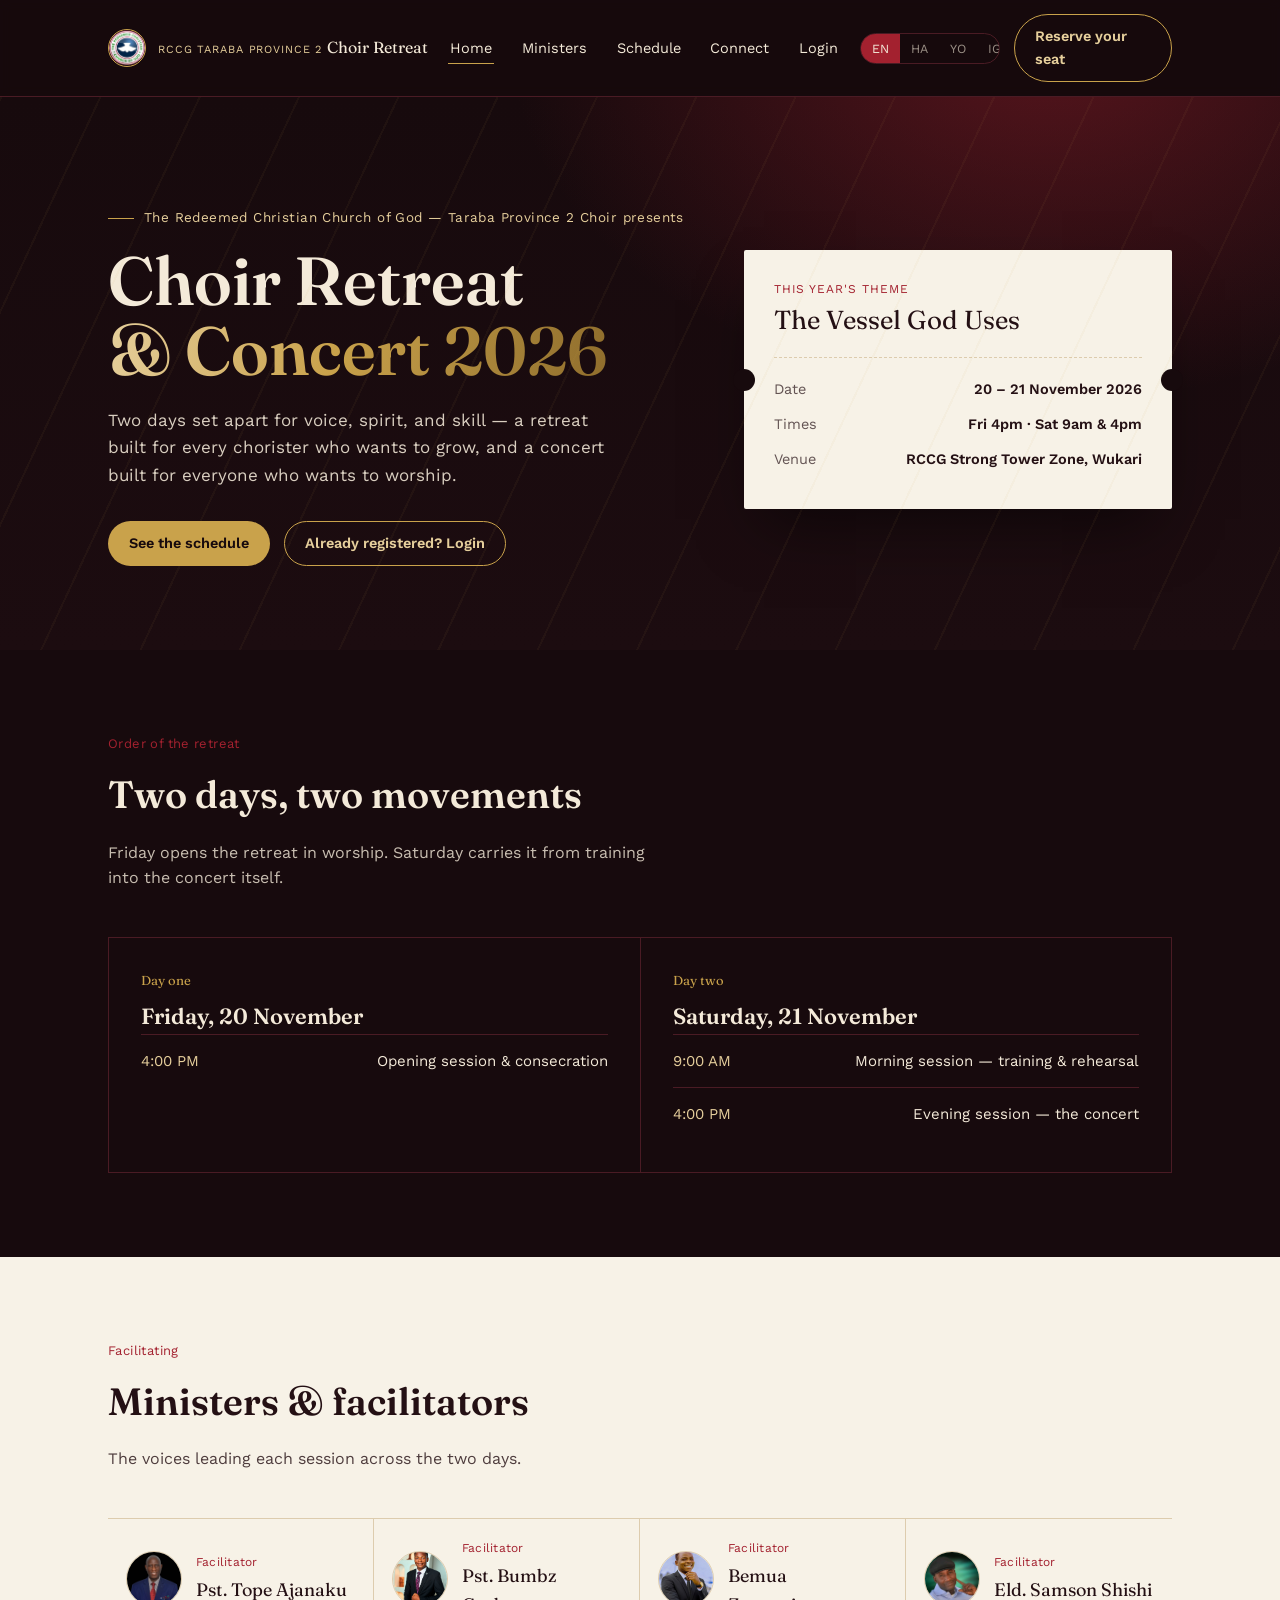
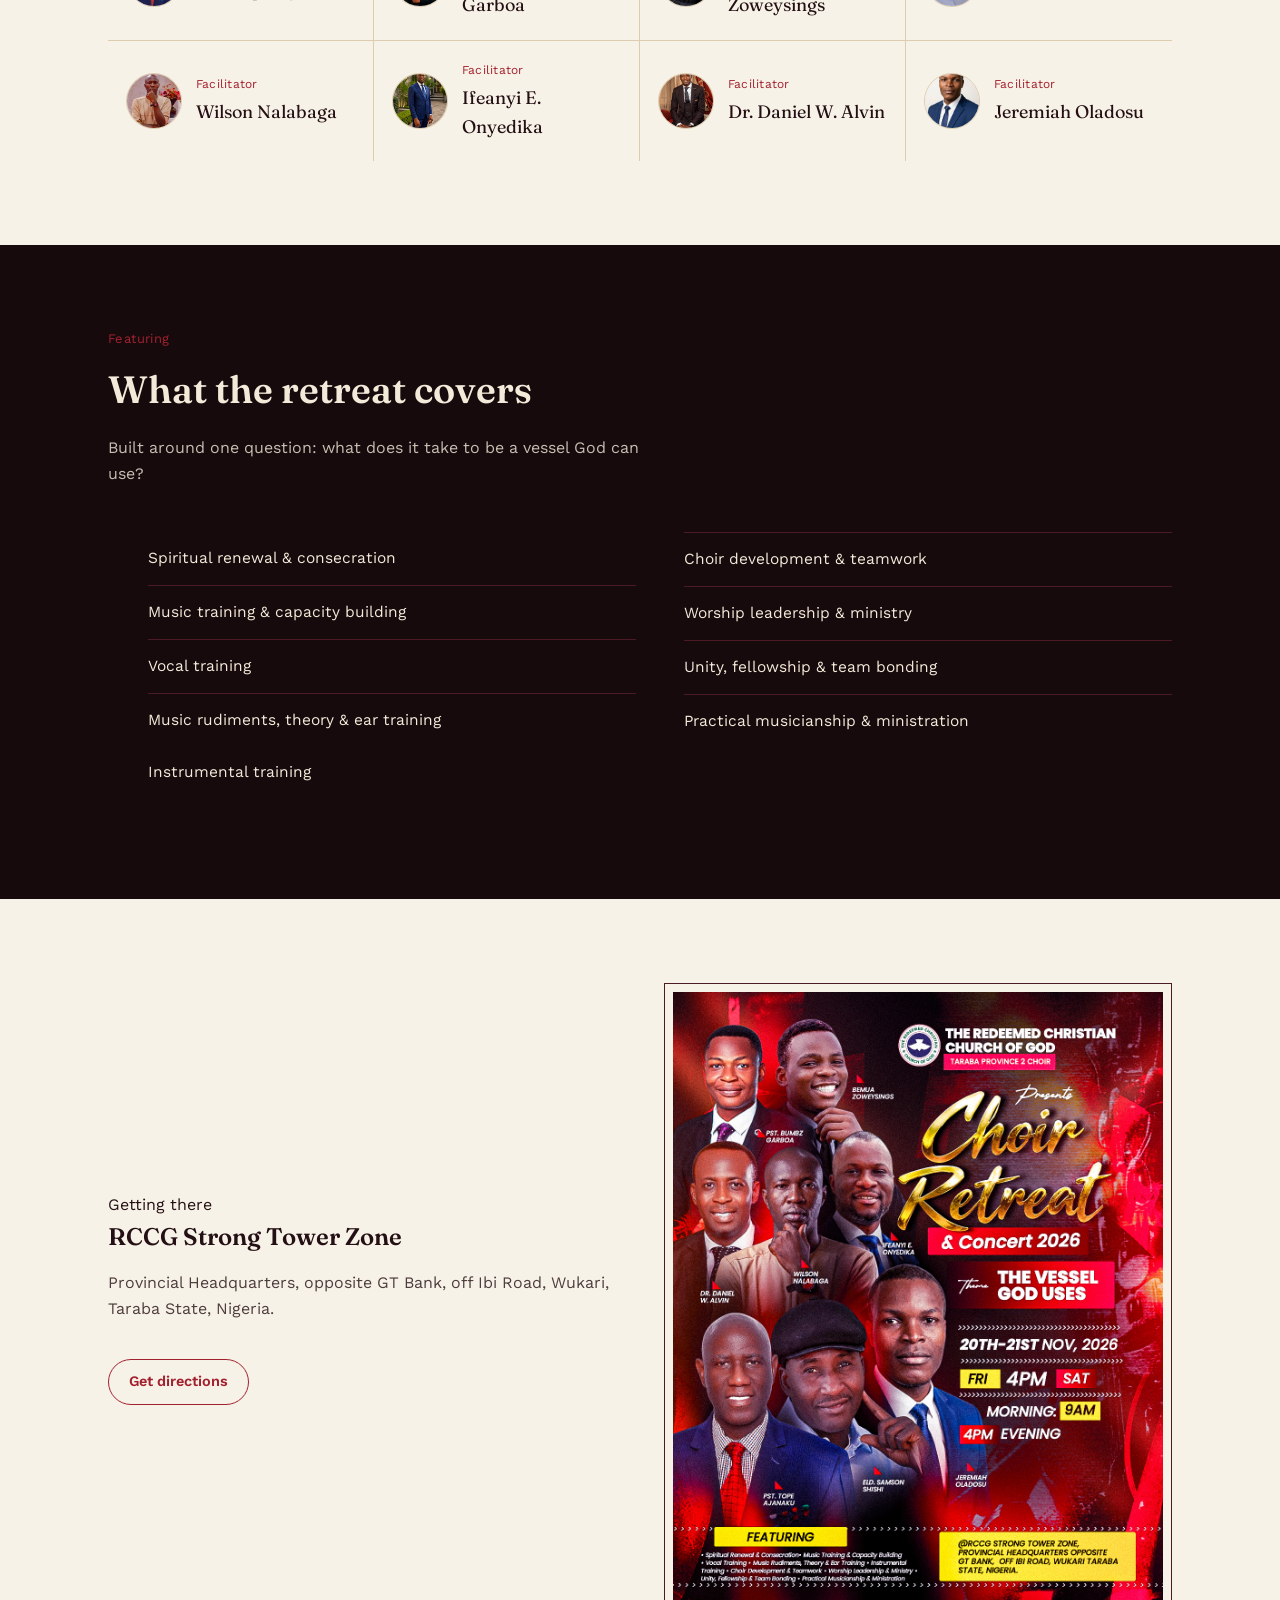
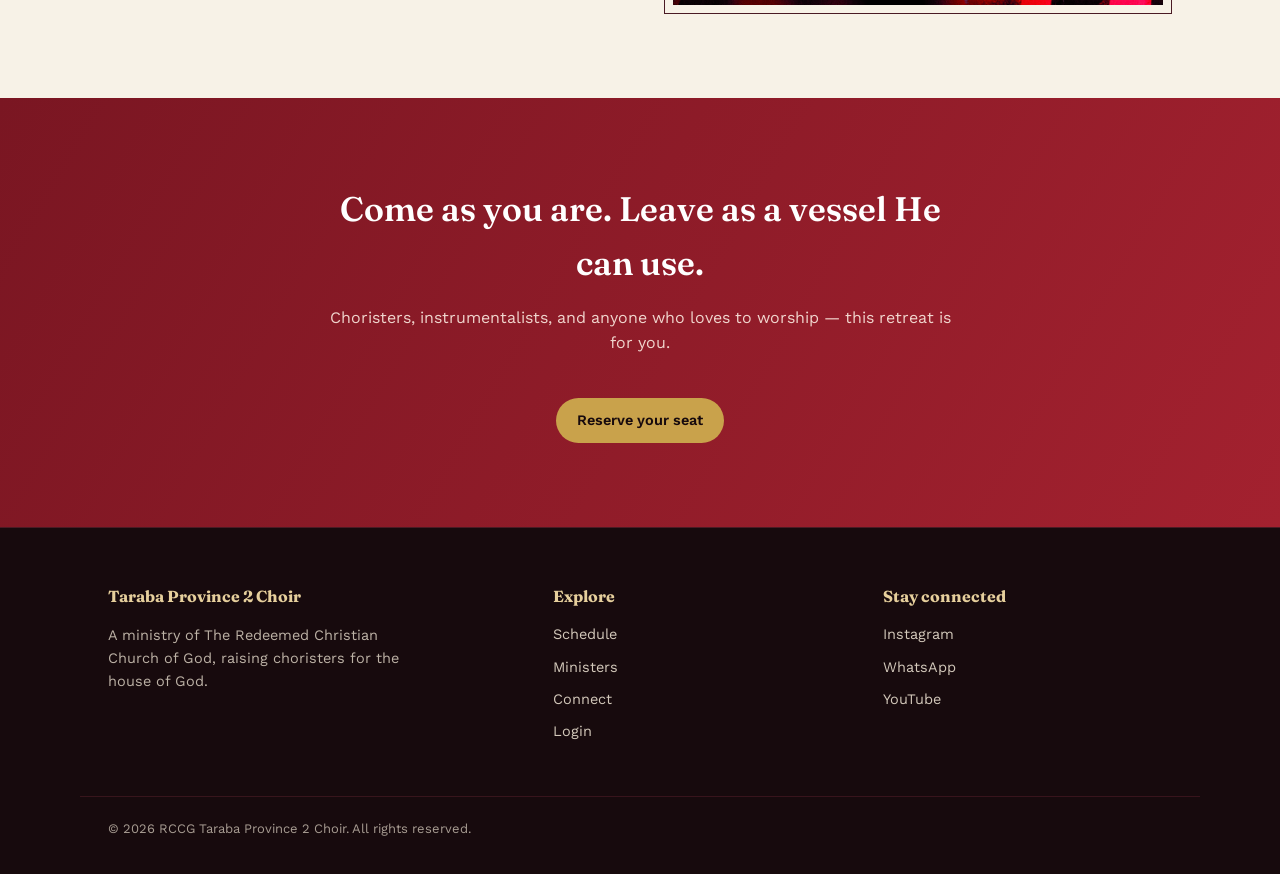
<file: index.html>
<!DOCTYPE html>
<html lang="en">
<head>
<meta charset="UTF-8">
<meta name="viewport" content="width=device-width, initial-scale=1.0">
<title>Choir Retreat &amp; Concert 2026 — Taraba Province 2 Choir</title>
<meta name="description" content="Choir Retreat & Concert 2026, themed 'The Vessel God Uses'. 20–21 November 2026 at RCCG Strong Tower Zone, Wukari, Taraba State.">
<link rel="preconnect" href="https://fonts.googleapis.com">
<link href="https://fonts.googleapis.com/css2?family=Fraunces:opsz,wght@9..144,500;9..144,600;9..144,700&family=Work+Sans:wght@400;500;600;700&display=swap" rel="stylesheet">
<link rel="stylesheet" href="styles.css">
</head>
<body>

<header class="site-header">
  <nav class="nav">
    <a href="index.html" class="brand">
      <img class="brand-crest" src="assets/RCCG LOGO.jpg" alt="RCCG logo">
      <span class="brand-text">
        <span class="line1">RCCG Taraba Province 2</span>
        <span class="line2">Choir Retreat</span>
      </span>
    </a>
    <ul class="nav-links">
      <li><a href="index.html" class="active" data-i18n="nav_home">Home</a></li>
      <li><a href="#ministers" data-i18n="nav_ministers">Ministers</a></li>
      <li><a href="#schedule" data-i18n="nav_schedule">Schedule</a></li>
      <li><a href="social.html" data-i18n="nav_social">Connect</a></li>
      <li><a href="login.html" data-i18n="nav_login">Login</a></li>
      <li class="mobile-only-nav-item" style="width:100%; justify-content:space-between; padding-top:8px; border-top:1px solid var(--wine-line); margin-top:6px;">
        <div class="lang-switch" role="group" aria-label="Language">
          <button data-lang="en" class="active">EN</button>
          <button data-lang="ha">HA</button>
          <button data-lang="yo">YO</button>
          <button data-lang="ig">IG</button>
        </div>
      </li>
      <li class="mobile-only-nav-item"><a href="register.html" class="btn btn-gold" data-i18n="nav_register">Reserve your seat</a></li>
    </ul>
    <div class="nav-right">
      <div class="lang-switch" role="group" aria-label="Language">
        <button data-lang="en" class="active">EN</button>
        <button data-lang="ha">HA</button>
        <button data-lang="yo">YO</button>
        <button data-lang="ig">IG</button>
      </div>
      <a href="register.html" class="btn btn-line" data-i18n="nav_register">Reserve your seat</a>
      <button class="nav-toggle" aria-label="Menu" aria-expanded="false">☰</button>
    </div>
  </nav>
</header>

<section class="hero">
  <div class="container hero-grid">
    <div>
      <p class="hero-eyebrow"><span class="rule"></span><span data-i18n="hero_eyebrow">The Redeemed Christian Church of God — Taraba Province 2 Choir presents</span></p>
      <h1>Choir Retreat<br><span class="gold">&amp; Concert 2026</span></h1>
      <p class="hero-lede" data-i18n="hero_lede">Two days set apart for voice, spirit, and skill — a retreat built for every chorister who wants to grow, and a concert built for everyone who wants to worship.</p>
      <div class="hero-actions">
        <a href="#schedule" class="btn btn-gold" data-i18n="hero_cta_schedule">See the schedule</a>
        <a href="login.html" class="btn btn-line" data-i18n="hero_cta_login">Already registered? Login</a>
      </div>
    </div>
    <div class="ticket">
      <div class="theme-label" data-i18n="ticket_theme_label">This year's theme</div>
      <div class="theme-text">The Vessel God Uses</div>
      <hr>
      <div class="row"><span class="k" data-i18n="ticket_date_label">Date</span><span class="v" data-i18n="ticket_date_value">20 – 21 November 2026</span></div>
      <div class="row"><span class="k" data-i18n="ticket_time_label">Times</span><span class="v" data-i18n="ticket_time_value">Fri 4pm · Sat 9am & 4pm</span></div>
      <div class="row"><span class="k" data-i18n="ticket_venue_label">Venue</span><span class="v" data-i18n="ticket_venue_value">RCCG Strong Tower Zone, Wukari</span></div>
    </div>
  </div>
</section>

<section id="schedule">
  <div class="container">
    <div class="section-head">
      <div class="kicker" data-i18n="programme_kicker">Order of the retreat</div>
      <h2 data-i18n="programme_title">Two days, two movements</h2>
      <p data-i18n="programme_lede">Friday opens the retreat in worship. Saturday carries it from training into the concert itself.</p>
    </div>
    <div class="programme">
      <div class="day">
        <div class="num" data-i18n="day1_label">Day one</div>
        <h3 data-i18n="day1_name">Friday, 20 November</h3>
        <div class="slot">
          <span class="time" data-i18n="day1_slot1_time">4:00 PM</span>
          <span data-i18n="day1_slot1_name">Opening session &amp; consecration</span>
        </div>
      </div>
      <div class="day">
        <div class="num" data-i18n="day2_label">Day two</div>
        <h3 data-i18n="day2_name">Saturday, 21 November</h3>
        <div class="slot">
          <span class="time" data-i18n="day2_slot1_time">9:00 AM</span>
          <span data-i18n="day2_slot1_name">Morning session — training &amp; rehearsal</span>
        </div>
        <div class="slot">
          <span class="time" data-i18n="day2_slot2_time">4:00 PM</span>
          <span data-i18n="day2_slot2_name">Evening session — the concert</span>
        </div>
      </div>
    </div>
  </div>
</section>

<section id="ministers" class="section-paper">
  <div class="container">
    <div class="section-head">
      <div class="kicker" data-i18n="ministers_kicker">Facilitating</div>
      <h2 data-i18n="ministers_title">Ministers &amp; facilitators</h2>
      <p data-i18n="ministers_lede">The voices leading each session across the two days.</p>
    </div>
    <div class="cast">
      <div class="cast-item">
        <img class="cast-photo" src="assets/ministers/tope-ajanaku.jpg" alt="Pst. Tope Ajanaku">
        <div><div class="role">Facilitator</div><div class="who">Pst. Tope Ajanaku</div></div>
      </div>
      <div class="cast-item">
        <img class="cast-photo" src="assets/ministers/bumbz-garboa.jpg" alt="Pst. Bumbz Garboa">
        <div><div class="role">Facilitator</div><div class="who">Pst. Bumbz Garboa</div></div>
      </div>
      <div class="cast-item">
        <img class="cast-photo" src="assets/ministers/bemua-zoweysings.jpg" alt="Bemua Zoweysings">
        <div><div class="role">Facilitator</div><div class="who">Bemua Zoweysings</div></div>
      </div>
      <div class="cast-item">
        <img class="cast-photo" src="assets/ministers/daniel-alvin.jpg" alt="Dr. Daniel W. Alvin">
        <div><div class="role">Facilitator</div><div class="who">Eld. Samson Shishi</div></div>
      </div>
      <div class="cast-item">
        <img class="cast-photo" src="assets/ministers/wilson-nalabaga.jpg" alt="Wilson Nalabaga">
        <div><div class="role">Facilitator</div><div class="who">Wilson Nalabaga</div></div>
      </div>
      <div class="cast-item">
        <img class="cast-photo" src="assets/ministers/ifeanyi-onyedika.jpg" alt="Ifeanyi E. Onyedika">
        <div><div class="role">Facilitator</div><div class="who">Ifeanyi E. Onyedika</div></div>
      </div>
      <div class="cast-item">
        <img class="cast-photo" src="assets/ministers/samson-shishi.jpg" alt="Eld. Samson Shishi">
        <div><div class="role">Facilitator</div><div class="who">Dr. Daniel W. Alvin</div></div>
      </div>
      <div class="cast-item">
        <img class="cast-photo" src="assets/ministers/jeremiah-oladosu.jpg" alt="Jeremiah Oladosu">
        <div><div class="role">Facilitator</div><div class="who">Jeremiah Oladosu</div></div>
      </div>
    </div>
  </div>
</section>

<section>
  <div class="container">
    <div class="section-head">
      <div class="kicker" data-i18n="focus_kicker">Featuring</div>
      <h2 data-i18n="focus_title">What the retreat covers</h2>
      <p data-i18n="focus_lede">Built around one question: what does it take to be a vessel God can use?</p>
    </div>
    <ul class="focus-list">
      <li data-i18n="focus_1">Spiritual renewal &amp; consecration</li>
      <li data-i18n="focus_2">Music training &amp; capacity building</li>
      <li data-i18n="focus_3">Vocal training</li>
      <li data-i18n="focus_4">Music rudiments, theory &amp; ear training</li>
      <li data-i18n="focus_5">Instrumental training</li>
      <li data-i18n="focus_6">Choir development &amp; teamwork</li>
      <li data-i18n="focus_7">Worship leadership &amp; ministry</li>
      <li data-i18n="focus_8">Unity, fellowship &amp; team bonding</li>
      <li data-i18n="focus_9">Practical musicianship &amp; ministration</li>
    </ul>
  </div>
</section>

<section class="section-paper">
  <div class="container venue-wrap">
    <div>
      <div class="kicker" data-i18n="venue_kicker">Getting there</div>
      <h2 data-i18n="venue_title">RCCG Strong Tower Zone</h2>
      <p data-i18n="venue_lede" style="margin-top:14px; opacity:.8;">Provincial Headquarters, opposite GT Bank, off Ibi Road, Wukari, Taraba State, Nigeria.</p>
      <a href="https://www.google.com/maps/search/?api=1&query=RCCG+Strong+Tower+Zone+Wukari+Taraba" target="_blank" rel="noopener" class="btn btn-line" style="border-color:var(--crimson); color:var(--crimson); margin-top:22px;" data-i18n="venue_cta">Get directions</a>
    </div>
    <div class="venue-figure">
      <img src="assets/Event Flyer.jpg" alt="Choir Retreat & Concert 2026 official programme flyer">
    </div>
  </div>
</section>

<section style="background: linear-gradient(120deg, var(--crimson-2), var(--crimson)); text-align:center;">
  <div class="container" style="max-width:680px;">
    <h2 style="font-size: clamp(26px,3.4vw,34px); color:#fff;" data-i18n="cta_band_title">Come as you are. Leave as a vessel He can use.</h2>
    <p style="margin-top:14px; color:#fbe9df; opacity:.9;" data-i18n="cta_band_lede">Choristers, instrumentalists, and anyone who loves to worship — this retreat is for you.</p>
    <a href="register.html" class="btn btn-gold" style="margin-top:26px;" data-i18n="cta_band_button">Reserve your seat</a>
  </div>
</section>

<footer>
  <div class="container footer-grid">
    <div>
      <h4 data-i18n="footer_about_title">Taraba Province 2 Choir</h4>
      <p style="opacity:.75; font-size:14.5px; max-width:34ch;" data-i18n="footer_about_text">A ministry of The Redeemed Christian Church of God, raising choristers for the house of God.</p>
    </div>
    <div>
      <h4 data-i18n="footer_links_title">Explore</h4>
      <ul>
        <li><a href="#schedule" data-i18n="nav_schedule">Schedule</a></li>
        <li><a href="#ministers" data-i18n="nav_ministers">Ministers</a></li>
        <li><a href="social.html" data-i18n="nav_social">Connect</a></li>
        <li><a href="login.html" data-i18n="nav_login">Login</a></li>
      </ul>
    </div>
    <div>
      <h4 data-i18n="footer_connect_title">Stay connected</h4>
      <ul>
        <li><a href="social.html">Instagram</a></li>
        <li><a href="social.html">WhatsApp</a></li>
        <li><a href="social.html">YouTube</a></li>
      </ul>
    </div>
  </div>
  <div class="container footer-base">
    © 2026 RCCG Taraba Province 2 Choir. <span data-i18n="footer_rights">All rights reserved.</span>
  </div>
</footer>

<script src="main.js"></script>
</body>
</html>
</file>
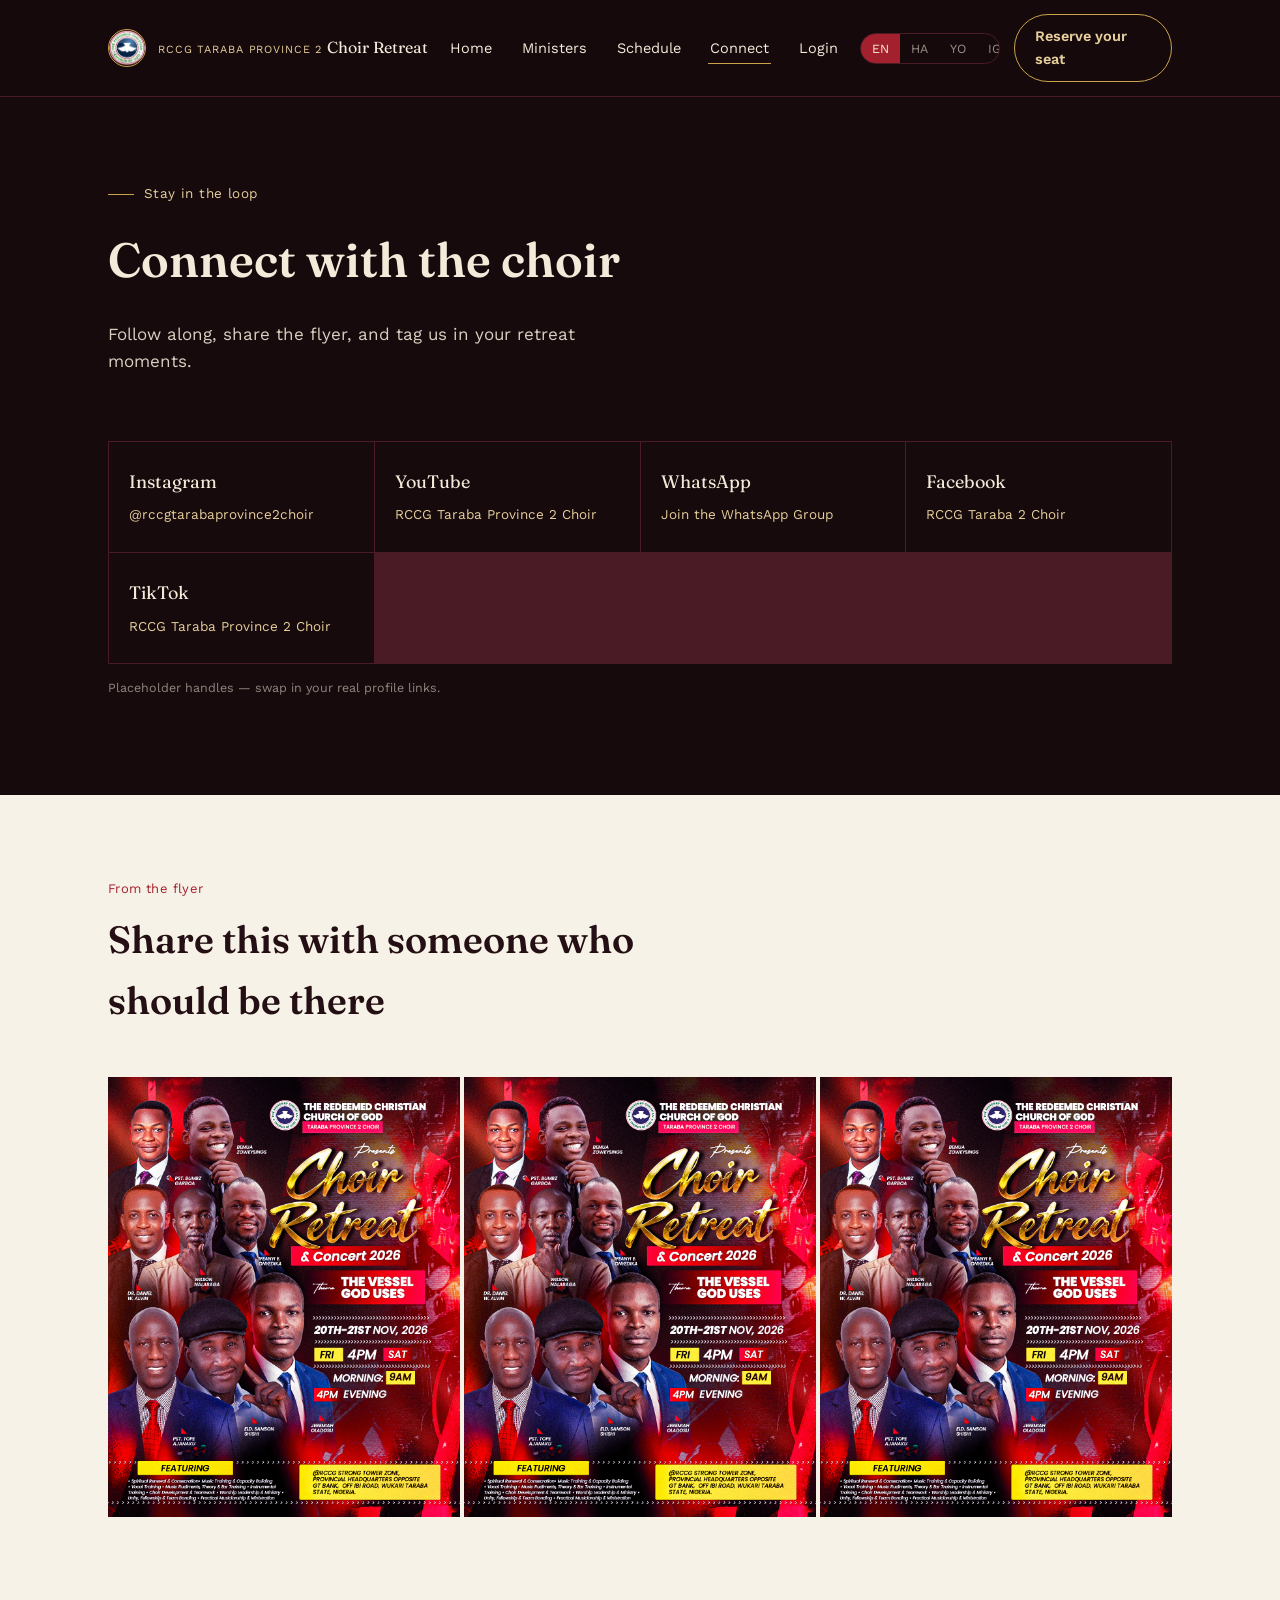
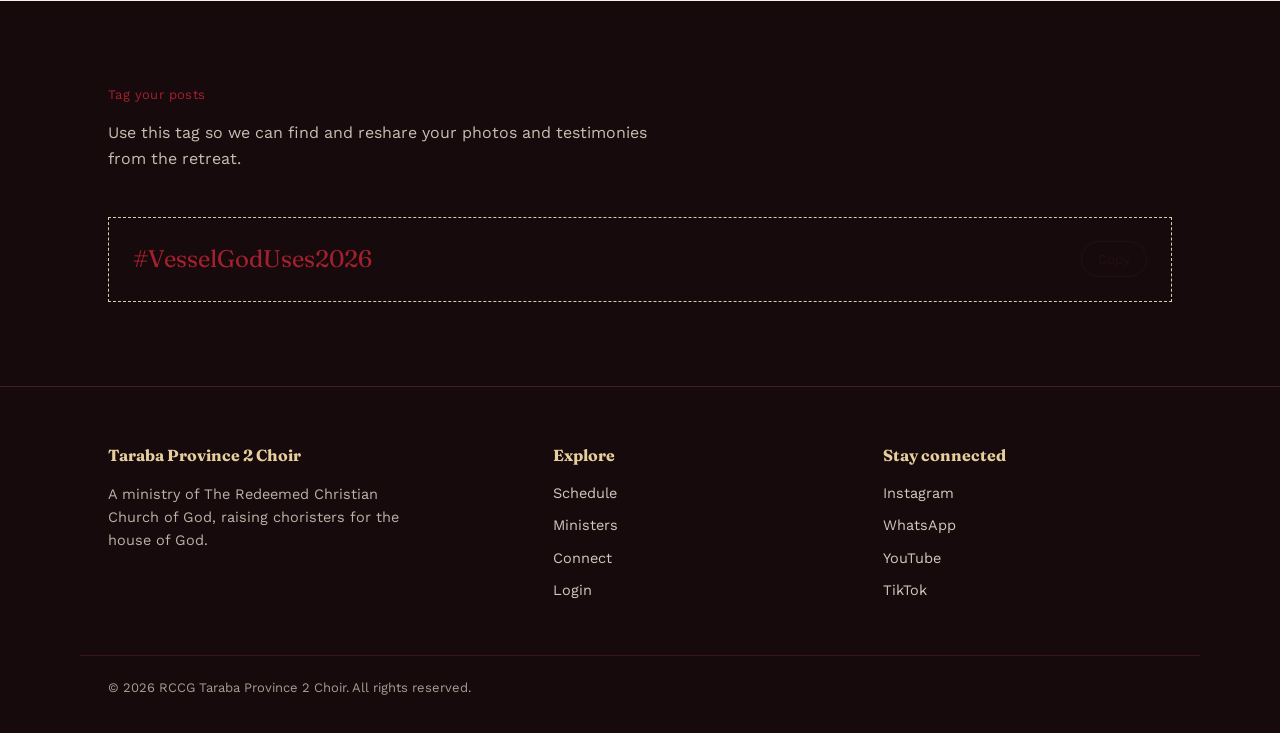
<file: social.html>
<!DOCTYPE html>
<html lang="en">
<head>
<meta charset="UTF-8">
<meta name="viewport" content="width=device-width, initial-scale=1.0">
<title>Connect — Choir Retreat &amp; Concert 2026</title>
<link rel="preconnect" href="https://fonts.googleapis.com">
<link href="https://fonts.googleapis.com/css2?family=Fraunces:opsz,wght@9..144,500;9..144,600;9..144,700&family=Work+Sans:wght@400;500;600;700&display=swap" rel="stylesheet">
<link rel="stylesheet" href="styles.css">
</head>
<body>

<header class="site-header">
  <nav class="nav">
    <a href="index.html" class="brand">
      <img class="brand-crest" src="assets/RCCG LOGO.jpg" alt="RCCG logo">
      <span class="brand-text">
        <span class="line1">RCCG Taraba Province 2</span>
        <span class="line2">Choir Retreat</span>
      </span>
    </a>
    <ul class="nav-links">
      <li><a href="index.html" data-i18n="nav_home">Home</a></li>
      <li><a href="index.html#ministers" data-i18n="nav_ministers">Ministers</a></li>
      <li><a href="index.html#schedule" data-i18n="nav_schedule">Schedule</a></li>
      <li><a href="social.html" class="active" data-i18n="nav_social">Connect</a></li>
      <li><a href="login.html" data-i18n="nav_login">Login</a></li>
      <li class="mobile-only-nav-item" style="width:100%; justify-content:space-between; padding-top:8px; border-top:1px solid var(--wine-line); margin-top:6px;">
        <div class="lang-switch" role="group" aria-label="Language">
          <button data-lang="en" class="active">EN</button>
          <button data-lang="ha">HA</button>
          <button data-lang="yo">YO</button>
          <button data-lang="ig">IG</button>
        </div>
      </li>
      <li class="mobile-only-nav-item"><a href="register.html" class="btn btn-gold" data-i18n="nav_register">Reserve your seat</a></li>
    </ul>
    <div class="nav-right">
      <div class="lang-switch" role="group" aria-label="Language">
        <button data-lang="en" class="active">EN</button>
        <button data-lang="ha">HA</button>
        <button data-lang="yo">YO</button>
        <button data-lang="ig">IG</button>
      </div>
      <a href="register.html" class="btn btn-line" data-i18n="nav_register">Reserve your seat</a>
      <button class="nav-toggle" aria-label="Menu" aria-expanded="false">☰</button>
    </div>
  </nav>
</header>

<section class="social-hero">
  <div class="container">
    <p class="hero-eyebrow"><span class="rule"></span><span data-i18n="social_eyebrow">Stay in the loop</span></p>
    <h1 style="font-size: clamp(32px,4.4vw,48px);" data-i18n="social_title">Connect with the choir</h1>
    <p class="hero-lede" data-i18n="social_lede">Follow along, share the flyer, and tag us in your retreat moments.</p>
  </div>
</section>

<section style="padding-top:0;">
  <div class="container">
    <div class="social-links">
      <a href="https://www.instagram.com/rccgtarabaprovince2choir?stkn=Ynh1MXM0azAxMGps" target="_blank" rel="noopener">
        <span class="platform">Instagram</span>
        <span class="handle">@rccgtarabaprovince2choir</span>
      </a>
      <a href="https://youtube.com/@rccgtarabaprovince2choir?si=0GjLajlEYUk9gOXs" target="_blank" rel="noopener">
        <span class="platform">YouTube</span>
        <span class="handle">RCCG Taraba Province 2 Choir</span>
      </a>
      <a href="https://chat.whatsapp.com/J7MXfJ2HhrS4oYQ6zGWxIw?s=cl&p=a&mlu=4&ilr=4" target="_blank" rel="noopener">
        <span class="platform">WhatsApp</span>
        <span class="handle">Join the WhatsApp Group</span>
      </a>
      <a href="https://www.facebook.com/share/1DuUk5okrK/" target="_blank" rel="noopener">
        <span class="platform">Facebook</span>
        <span class="handle">RCCG Taraba 2 Choir</span>
      </a>
      <a href="https://www.tiktok.com/@rccgtp2choir?_r=1&_t=ZS-99nmJ6RFXDm" target="_blank" rel="noopener">
        <span class="platform">TikTok</span>
        <span class="handle">RCCG Taraba Province 2 Choir</span>
      </a>
    </div>
    <p style="font-size:12.5px; opacity:.55; margin-top:14px;">Placeholder handles — swap in your real profile links.</p>
  </div>
</section>

<section class="section-paper">
  <div class="container">
    <div class="section-head">
      <div class="kicker" data-i18n="social_gallery_kicker">From the flyer</div>
      <h2 data-i18n="social_gallery_title">Share this with someone who should be there</h2>
    </div>
    <div class="gallery">
      <img src="assets/Event Flyer.jpg" alt="Choir Retreat & Concert 2026 flyer">
      <img src="assets/Event Flyer.jpg" alt="Choir Retreat & Concert 2026 flyer" style="object-position: top;">
      <img src="assets/Event Flyer.jpg" alt="Choir Retreat & Concert 2026 flyer" style="object-position: bottom;">
    </div>
  </div>
</section>

<section>
  <div class="container">
    <div class="section-head">
      <div class="kicker" data-i18n="social_hashtag_kicker">Tag your posts</div>
      <p style="max-width:54ch; opacity:.8;" data-i18n="social_hashtag_lede">Use this tag so we can find and reshare your photos and testimonies from the retreat.</p>
    </div>
    <div class="hashtag-box">
      <span class="tag">#VesselGodUses2026</span>
      <button class="copy-btn" data-copy="#VesselGodUses2026" data-i18n="social_copy">Copy</button>
    </div>
  </div>
</section>

<footer>
  <div class="container footer-grid">
    <div>
      <h4 data-i18n="footer_about_title">Taraba Province 2 Choir</h4>
      <p style="opacity:.75; font-size:14.5px; max-width:34ch;" data-i18n="footer_about_text">A ministry of The Redeemed Christian Church of God, raising choristers for the house of God.</p>
    </div>
    <div>
      <h4 data-i18n="footer_links_title">Explore</h4>
      <ul>
        <li><a href="index.html#schedule" data-i18n="nav_schedule">Schedule</a></li>
        <li><a href="index.html#ministers" data-i18n="nav_ministers">Ministers</a></li>
        <li><a href="social.html" data-i18n="nav_social">Connect</a></li>
        <li><a href="login.html" data-i18n="nav_login">Login</a></li>
      </ul>
    </div>
    <div>
      <h4 data-i18n="footer_connect_title">Stay connected</h4>
      <ul>
        <li><a href="social.html">Instagram</a></li>
        <li><a href="social.html">WhatsApp</a></li>
        <li><a href="social.html">YouTube</a></li>
        <li><a href="social.html">TikTok</a></li>
      </ul>
    </div>
  </div>
  <div class="container footer-base">
    © 2026 RCCG Taraba Province 2 Choir. <span data-i18n="footer_rights">All rights reserved.</span>
  </div>
</footer>

<script src="main.js"></script>
</body>
</html>
</file>
<file: styles.css>
/* ============================================================
   CHOIR RETREAT & CONCERT 2026 — Taraba Province 2 Choir
   Design language: an "order of service" booklet — the printed
   program handed out at a church retreat — rendered digitally.
   Palette pulled from the flyer's wine/crimson/gold, not a
   generic template palette.
   ============================================================ */

:root{
  --ink:        #170a0d;   /* near-black wine, page background */
  --wine:       #2b0f16;   /* raised surface on dark */
  --wine-line:  #4a1b24;   /* hairline rule on dark */
  --crimson:    #a3212f;   /* primary accent, from flyer red */
  --crimson-2:  #7a1622;   /* deeper crimson for depth */
  --gold:       #c9a24b;   /* foil gold */
  --gold-soft:  #e6cf9c;   /* pale gold for tints */
  --cream:      #f4ead9;   /* text on dark */
  --paper:      #f7f2e7;   /* light "paper" section background */
  --paper-line: #ddccae;   /* hairline rule on paper */
  --charcoal:   #241014;   /* text on paper */
  --charcoal-70:#241014b3;

  --serif: "Fraunces", "Iowan Old Style", Georgia, serif;
  --sans:  "Work Sans", -apple-system, "Segoe UI", sans-serif;

  --container: 1120px;
  --radius: 2px; /* deliberately near-square: booklet, not app */
}

@media (prefers-reduced-motion: reduce){
  *{ animation-duration: 0.001ms !important; animation-iteration-count: 1 !important; transition-duration: 0.001ms !important; scroll-behavior: auto !important; }
}

*, *::before, *::after{ box-sizing: border-box; }
html{ scroll-behavior: smooth; }
body{
  margin:0;
  background: var(--ink);
  color: var(--cream);
  font-family: var(--sans);
  font-size: 16px;
  line-height: 1.6;
  -webkit-font-smoothing: antialiased;
}

img{ max-width:100%; display:block; }
a{ color: inherit; }

h1,h2,h3,.serif{ font-family: var(--serif); font-weight: 600; margin:0; }

.container{
  max-width: var(--container);
  margin: 0 auto;
  padding: 0 28px;
}

a:focus-visible,
button:focus-visible,
input:focus-visible,
select:focus-visible,
textarea:focus-visible{
  outline: 2px solid var(--gold);
  outline-offset: 3px;
}

/* ---------- Header / Nav ---------- */
.site-header{
  position: sticky;
  top:0;
  z-index: 50;
  background: rgba(23,10,13,0.92);
  backdrop-filter: blur(6px);
  border-bottom: 1px solid var(--wine-line);
}
.nav{
  display:flex;
  align-items:center;
  justify-content:space-between;
  padding: 14px clamp(18px, 4vw, 28px);
  max-width: var(--container);
  margin:0 auto;
  gap: clamp(10px, 2vw, 20px);
}
.brand{
  display:flex;
  align-items:center;
  gap:12px;
  text-decoration:none;
  color: var(--cream);
  flex-shrink:0;
}
.brand-crest{
  width:38px; height:38px; border-radius:50%;
  border:1px solid var(--gold);
  display:flex; align-items:center; justify-content:center;
  font-family: var(--serif); font-size: 15px; color:var(--gold);
}
.brand-text{ line-height:1.15; }
.brand-text .line1{ font-size:11px; letter-spacing:.08em; color: var(--gold-soft); text-transform:uppercase; }
.brand-text .line2{ font-family: var(--serif); font-size:16px; }

.nav-links{
  display:flex;
  align-items:center;
  gap: clamp(14px, 2vw, 26px);
  list-style:none;
  margin:0; padding:0;
  font-size: 14.5px;
  white-space: nowrap;
}
.nav-links a{
  text-decoration:none;
  padding: 6px 2px;
  border-bottom: 1px solid transparent;
}
.nav-links a:hover, .nav-links a.active{
  border-bottom-color: var(--gold);
}
.nav-right{ display:flex; align-items:center; gap: clamp(8px, 1.4vw, 14px); }

.lang-switch{
  display:flex;
  border:1px solid var(--wine-line);
  border-radius: 999px;
  overflow:hidden;
}
.lang-switch button{
  background:transparent;
  border:none;
  color: var(--cream);
  font-family: var(--sans);
  font-size: 12.5px;
  padding: 7px 11px;
  cursor:pointer;
  opacity:.6;
}
.lang-switch button.active{
  background: var(--crimson);
  opacity:1;
}

.btn{
  display:inline-block;
  font-family: var(--sans);
  font-size: 14.5px;
  font-weight:600;
  text-decoration:none;
  padding: 10px 20px;
  border-radius: 999px;
  border: 1px solid transparent;
  cursor:pointer;
}
.btn-gold{ background: var(--gold); color: var(--ink); }
.btn-gold:hover{ background: var(--gold-soft); }
.btn-line{ border-color: var(--gold); color: var(--gold-soft); background:transparent; }
.btn-line:hover{ background: rgba(201,162,75,0.12); }

.nav-toggle{
  display:none;
  background:none; border:none; color:var(--cream);
  font-size: 22px; cursor:pointer;
  line-height:1;
  padding: 4px;
}
.mobile-only-nav-item{ display:none; }

/* ---------- Hero ---------- */
.hero{
  position:relative;
  padding: clamp(56px, 9vw, 96px) 0 clamp(48px, 7vw, 84px);
  overflow:hidden;
  background:
    radial-gradient(ellipse 900px 600px at 82% -10%, rgba(163,33,47,0.45), transparent 60%),
    linear-gradient(180deg, var(--ink) 0%, #1c0c10 100%);
}
.hero::after{
  content:"";
  position:absolute; inset:0;
  background-image: repeating-linear-gradient(115deg, rgba(201,162,75,0.05) 0 2px, transparent 2px 90px);
  pointer-events:none;
}
.hero-grid{
  position:relative;
  display:grid;
  grid-template-columns: 1.15fr 0.85fr;
  gap: clamp(28px, 5vw, 56px);
  align-items:center;
}
.hero-eyebrow{
  font-size: 13.5px;
  color: var(--gold-soft);
  letter-spacing: .03em;
  margin-bottom: 18px;
}
.hero-eyebrow .rule{
  display:inline-block; width:26px; height:1px; background:var(--gold); margin-right:10px; vertical-align:middle;
}
.hero h1{
  font-size: clamp(42px, 6vw, 68px);
  line-height: 1.02;
  color: var(--cream);
}
.hero h1 .gold{
  background: linear-gradient(100deg, var(--gold-soft), var(--gold) 45%, #8f6d2c);
  -webkit-background-clip: text;
  background-clip: text;
  color: transparent;
}
.hero-lede{
  margin-top: 22px;
  max-width: 46ch;
  font-size: 17px;
  color: var(--cream);
  opacity:.88;
}
.hero-actions{
  margin-top: 32px;
  display:flex;
  gap: 14px;
  flex-wrap:wrap;
}

.ticket{
  background: var(--paper);
  color: var(--charcoal);
  border-radius: var(--radius);
  padding: 30px 30px 26px;
  position:relative;
  box-shadow: 0 30px 60px -20px rgba(0,0,0,0.55);
}
.ticket::before, .ticket::after{
  content:""; position:absolute; width:22px; height:22px; background:var(--ink);
  border-radius:50%; top:50%; transform:translateY(-50%);
}
.ticket::before{ left:-11px; }
.ticket::after{ right:-11px; }
.ticket .theme-label{ font-size:12px; letter-spacing:.08em; text-transform:uppercase; color: var(--crimson); }
.ticket .theme-text{ font-family: var(--serif); font-size: 26px; margin-top:6px; line-height:1.2; }
.ticket hr{ border:none; border-top:1px dashed var(--paper-line); margin: 20px 0; }
.ticket .row{ display:flex; justify-content:space-between; gap:16px; margin-bottom:12px; font-size:14.5px; }
.ticket .row .k{ color: var(--charcoal-70); }
.ticket .row .v{ font-weight:600; text-align:right; }

/* ---------- Sections ---------- */
section{ padding: clamp(48px, 8vw, 84px) 0; }
.section-paper{ background: var(--paper); color: var(--charcoal); }
.section-head{ max-width: 620px; margin-bottom: 46px; }
.section-head .kicker{ color: var(--crimson); font-size: 13px; letter-spacing:.03em; margin-bottom:10px; }
.section-paper .section-head .kicker{ color: var(--crimson); }
.section-dark .section-head .kicker{ color: var(--gold-soft); }
.section-head h2{ font-size: clamp(28px, 3.4vw, 38px); }
.section-head p{ margin-top: 14px; opacity:.8; max-width: 54ch; }

/* Programme / schedule — genuinely sequential, numbering earned */
.programme{
  display:grid;
  grid-template-columns: repeat(2, 1fr);
  gap: 1px;
  background: var(--wine-line);
  border: 1px solid var(--wine-line);
}
.programme .day{
  background: var(--ink);
  padding: 32px;
}
.programme .day .num{ font-family: var(--serif); font-size: 13px; color: var(--gold); }
.programme .day h3{ font-size: 22px; margin-top: 8px; }
.programme .slot{
  display:flex; justify-content:space-between; gap:14px;
  padding: 14px 0;
  border-top: 1px solid var(--wine-line);
  font-size: 15px;
}
.programme .slot:first-of-type{ border-top:none; margin-top:18px; }
.programme .slot .time{ color: var(--gold-soft); white-space:nowrap; }

/* Ministers — cast list, not shadowed cards */
.cast{
  display:grid;
  grid-template-columns: repeat(4, 1fr);
  gap: 0;
}
.cast-item{
  padding: 20px 18px;
  border-top: 1px solid var(--paper-line);
  border-right: 1px solid var(--paper-line);
  display:flex;
  align-items:center;
  gap: 14px;
}
.cast-item:nth-child(4n){ border-right:none; }
.cast-photo{
  width: 56px; height:56px;
  border-radius: 50%;
  object-fit: cover;
  flex-shrink:0;
  border: 1px solid var(--paper-line);
}
.cast-item .role{ font-size: 12px; color: var(--crimson); letter-spacing:.02em; }
.cast-item .who{ font-family: var(--serif); font-size: 18px; margin-top: 4px; }

/* Focus / featuring list */
.focus-list{
  columns: 2;
  column-gap: 48px;
}
.focus-list li{
  break-inside: avoid;
  padding: 14px 0;
  border-top: 1px solid var(--wine-line);
  list-style:none;
  font-size: 15.5px;
}
.focus-list li:first-child, .focus-list li:nth-child(5){ border-top:none; }

/* Venue */
.venue-wrap{
  display:grid;
  grid-template-columns: 1fr 1fr;
  gap: clamp(28px, 5vw, 48px);
  align-items:center;
}
.venue-figure{
  border: 1px solid var(--wine-line);
  padding: 8px;
}
.venue-figure img{ width:100%; }

/* Footer */
footer{
  background: var(--ink);
  border-top: 1px solid var(--wine-line);
  padding: 56px 0 34px;
}
.footer-grid{
  display:grid;
  grid-template-columns: 1.4fr 1fr 1fr;
  gap: clamp(28px, 4vw, 40px);
}
footer h4{ font-family: var(--serif); font-size: 16px; color: var(--gold-soft); margin: 0 0 14px; }
footer ul{ list-style:none; padding:0; margin:0; }
footer li{ margin-bottom: 9px; font-size: 14.5px; }
footer a{ text-decoration:none; opacity:.85; }
footer a:hover{ opacity:1; text-decoration:underline; }
.footer-base{
  margin-top: 44px;
  padding-top: 22px;
  border-top: 1px solid var(--wine-line);
  font-size: 13px;
  opacity: .65;
}

/* ---------- Login page ---------- */
.auth-wrap{
  min-height: calc(100vh - 74px);
  display:grid;
  grid-template-columns: 1fr 1fr;
}
.auth-side{
  background:
    radial-gradient(ellipse 700px 500px at 20% 0%, rgba(163,33,47,0.5), transparent 60%),
    var(--ink);
  padding: 64px;
  display:flex; flex-direction:column; justify-content:center;
}
.auth-side .theme-text{ font-family: var(--serif); font-size: 34px; margin-top:14px; max-width: 12ch; }
.auth-form-side{
  background: var(--paper);
  color: var(--charcoal);
  padding: 64px;
  display:flex; flex-direction:column; justify-content:center;
}
.auth-form-side .form-wrap{ max-width: 380px; margin:0 auto; width:100%; }
.field{ margin-bottom: 18px; }
.field label{ display:block; font-size: 13.5px; margin-bottom: 7px; font-weight:600; }
.field input{
  width:100%;
  padding: 12px 14px;
  border: 1px solid var(--paper-line);
  background: #fff;
  border-radius: var(--radius);
  font-size: 15px;
  font-family: var(--sans);
  color: var(--charcoal);
}
.field-row{ display:flex; justify-content:space-between; align-items:center; margin-bottom:22px; font-size:13.5px; }
.field-row a{ color: var(--crimson); text-decoration:none; }
.form-submit{
  width:100%;
  padding: 13px;
  background: var(--crimson);
  color: #fff;
  border:none;
  border-radius: 999px;
  font-family: var(--sans);
  font-weight:600;
  font-size: 15px;
  cursor:pointer;
}
.form-submit:hover{ background: var(--crimson-2); }
.form-foot{ margin-top: 20px; font-size: 14px; text-align:center; }
.form-note{
  margin-top: 22px;
  font-size: 12.5px;
  padding: 12px 14px;
  background: rgba(163,33,47,0.08);
  border: 1px solid var(--paper-line);
  border-radius: var(--radius);
  opacity: .85;
}
.form-msg{ font-size: 13.5px; margin-top: 10px; min-height: 18px; }
.form-msg.ok{ color: #2f6d3e; }

/* ---------- Registration wizard ---------- */
.wizard-progress{ display:flex; flex-direction:column; gap:18px; }
.wizard-step-dot{ display:flex; align-items:center; gap:12px; opacity:.5; }
.wizard-step-dot.active, .wizard-step-dot.done{ opacity:1; }
.wizard-step-dot .dot-num{
  width:28px; height:28px; border-radius:50%;
  border:1px solid var(--gold);
  display:flex; align-items:center; justify-content:center;
  font-family: var(--serif); font-size:13px; color: var(--gold-soft);
  flex-shrink:0;
}
.wizard-step-dot.active .dot-num{ background: var(--gold); color: var(--ink); }
.wizard-step-dot.done .dot-num{ background: var(--crimson); border-color: var(--crimson); color:#fff; }
.wizard-step-dot .dot-label{ font-size:14px; color: var(--cream); }

.wizard-nav{
  display:flex;
  justify-content:space-between;
  align-items:center;
  gap:14px;
  margin-top: 8px;
}
.wizard-nav .btn{ min-width: 100px; text-align:center; }

.checkbox-list{
  display:flex;
  flex-direction:column;
  gap: 10px;
  margin-top: 8px;
}
.checkbox-item{
  display:flex;
  align-items:flex-start;
  gap: 10px;
  font-size: 14px;
  line-height:1.4;
  cursor:pointer;
}
.checkbox-item input{ width:auto; margin-top:3px; flex-shrink:0; }

.cascade-select{
  width:100%;
  padding: 12px 14px;
  border: 1px solid var(--paper-line);
  background: #fff;
  border-radius: var(--radius);
  font-size: 15px;
  font-family: var(--sans);
  color: var(--charcoal);
}
.cascade-select:disabled{ background: #f0ebe0; color: var(--charcoal-70); cursor:not-allowed; }

/* ---------- Social page ---------- */
.social-hero{ padding: 72px 0 40px; }
.social-links{
  display:grid;
  grid-template-columns: repeat(4, 1fr);
  gap: 1px;
  background: var(--wine-line);
  border: 1px solid var(--wine-line);
  margin-top: 8px;
}
.social-links a{
  background: var(--ink);
  padding: 26px 20px;
  text-decoration:none;
  display:flex; flex-direction:column; gap:8px;
}
.social-links a:hover{ background: #200e12; }
.social-links .platform{ font-family: var(--serif); font-size: 18px; }
.social-links .handle{ font-size: 13.5px; color: var(--gold-soft); }

.gallery{
  display:grid;
  grid-template-columns: repeat(3, 1fr);
  gap: 4px;
}
.gallery img{ width:100%; height:100%; object-fit:cover; aspect-ratio: 4/5; }

.hashtag-box{
  border: 1px dashed var(--paper-line);
  padding: 22px 24px;
  display:flex; align-items:center; justify-content:space-between; gap:16px;
  flex-wrap:wrap;
}
.hashtag-box .tag{ font-family: var(--serif); font-size: 24px; color: var(--crimson); }
.copy-btn{
  border: 1px solid var(--charcoal); background:transparent; color:var(--charcoal);
  padding: 9px 16px; border-radius: 999px; font-size:13.5px; cursor:pointer; font-family: var(--sans);
}

/* ---------- Responsive: tablet & small laptop ----------
   One shared threshold for the nav AND the two-column layouts,
   so nothing sits half-squeezed in between desktop and mobile. */
@media (max-width: 1080px){
  .site-header{ position: sticky; } /* positioning context for the dropdown below */

  .nav{ position: relative; }

  .nav-links{
    /* Anchored to the bottom of the nav row itself, not a guessed
       pixel offset — this is what was causing the menu to bleed
       into the hero section at some screen sizes. */
    position: absolute;
    top: 100%;
    left: 0;
    right: 0;
    background: var(--ink);
    border-top: 1px solid var(--wine-line);
    box-shadow: 0 16px 32px -12px rgba(0,0,0,0.5);
    flex-direction:column;
    align-items:flex-start;
    padding: 22px 24px 26px;
    gap: 18px;
    font-size: 17px;
    white-space: normal;
    max-height: calc(100vh - 100%);
    overflow-y: auto;

    opacity: 0;
    visibility: hidden;
    transform: translateY(-6px);
    pointer-events: none;
    transition: opacity .18s ease, transform .18s ease;
  }
  .nav-links.open{
    opacity: 1;
    visibility: visible;
    transform: translateY(0);
    pointer-events: auto;
  }
  .nav-toggle{ display:block; }
  .nav-right .btn-line{ display:none; }

  /* Language switch lives only in the top bar at desktop width;
     on mobile it moves inside the dropdown instead, so the top
     row stays to just the logo and the menu button. */
  .nav-right > .lang-switch{ display:none; }
  .mobile-only-nav-item{ display:flex; }

  .hero-grid{ grid-template-columns: 1fr; }
  .venue-wrap{ grid-template-columns: 1fr; }
  .venue-wrap .venue-figure{ order: -1; }
  .auth-wrap{ grid-template-columns: 1fr; }
  .auth-side{ padding: 44px clamp(24px, 6vw, 64px); }
  .auth-form-side{ padding: 44px clamp(24px, 6vw, 64px); }

  .footer-grid{ grid-template-columns: 1fr 1fr; gap: 30px 24px; }
  .footer-grid > div:first-child{ grid-column: 1 / -1; }

  .cast{ grid-template-columns: repeat(2,1fr); }
  .cast-item:nth-child(4n){ border-right:none; }
  .cast-item:nth-child(2n){ border-right:none; }

  .social-links{ grid-template-columns: repeat(2,1fr); }
  .gallery{ grid-template-columns: repeat(2,1fr); }
}

/* ---------- Responsive: phones ---------- */
@media (max-width: 640px){
  .programme{ grid-template-columns: 1fr; }
  .cast{ grid-template-columns: 1fr; }
  .cast-item{ border-right:none !important; }
  .focus-list{ columns: 1; }
  .footer-grid{ grid-template-columns: 1fr; }
  .social-links{ grid-template-columns: 1fr; }
  .gallery{ grid-template-columns: 1fr 1fr; gap: 3px; }
  .stat-row{ gap: 12px; }
}

/* ---------- Dashboard: people registered by this account ---------- */
.others-item{
  display:flex;
  align-items:center;
  justify-content:space-between;
  gap:16px;
  padding:16px 0;
  border-top:1px solid var(--wine-line);
}
.others-item:last-child{ border-bottom:1px solid var(--wine-line); }
.others-item-name{ font-family: var(--serif); font-size:18px; }
.others-item-meta{ font-size:13.5px; opacity:.7; margin-top:2px; }
.others-delete{
  background:transparent;
  border:1px solid var(--wine-line);
  color:var(--cream);
  padding:7px 14px;
  border-radius:999px;
  font-family:var(--sans);
  font-size:13px;
  cursor:pointer;
  flex-shrink:0;
}
.others-delete:hover{ border-color: var(--crimson); color:#fff; background: var(--crimson-2); }
</file>
